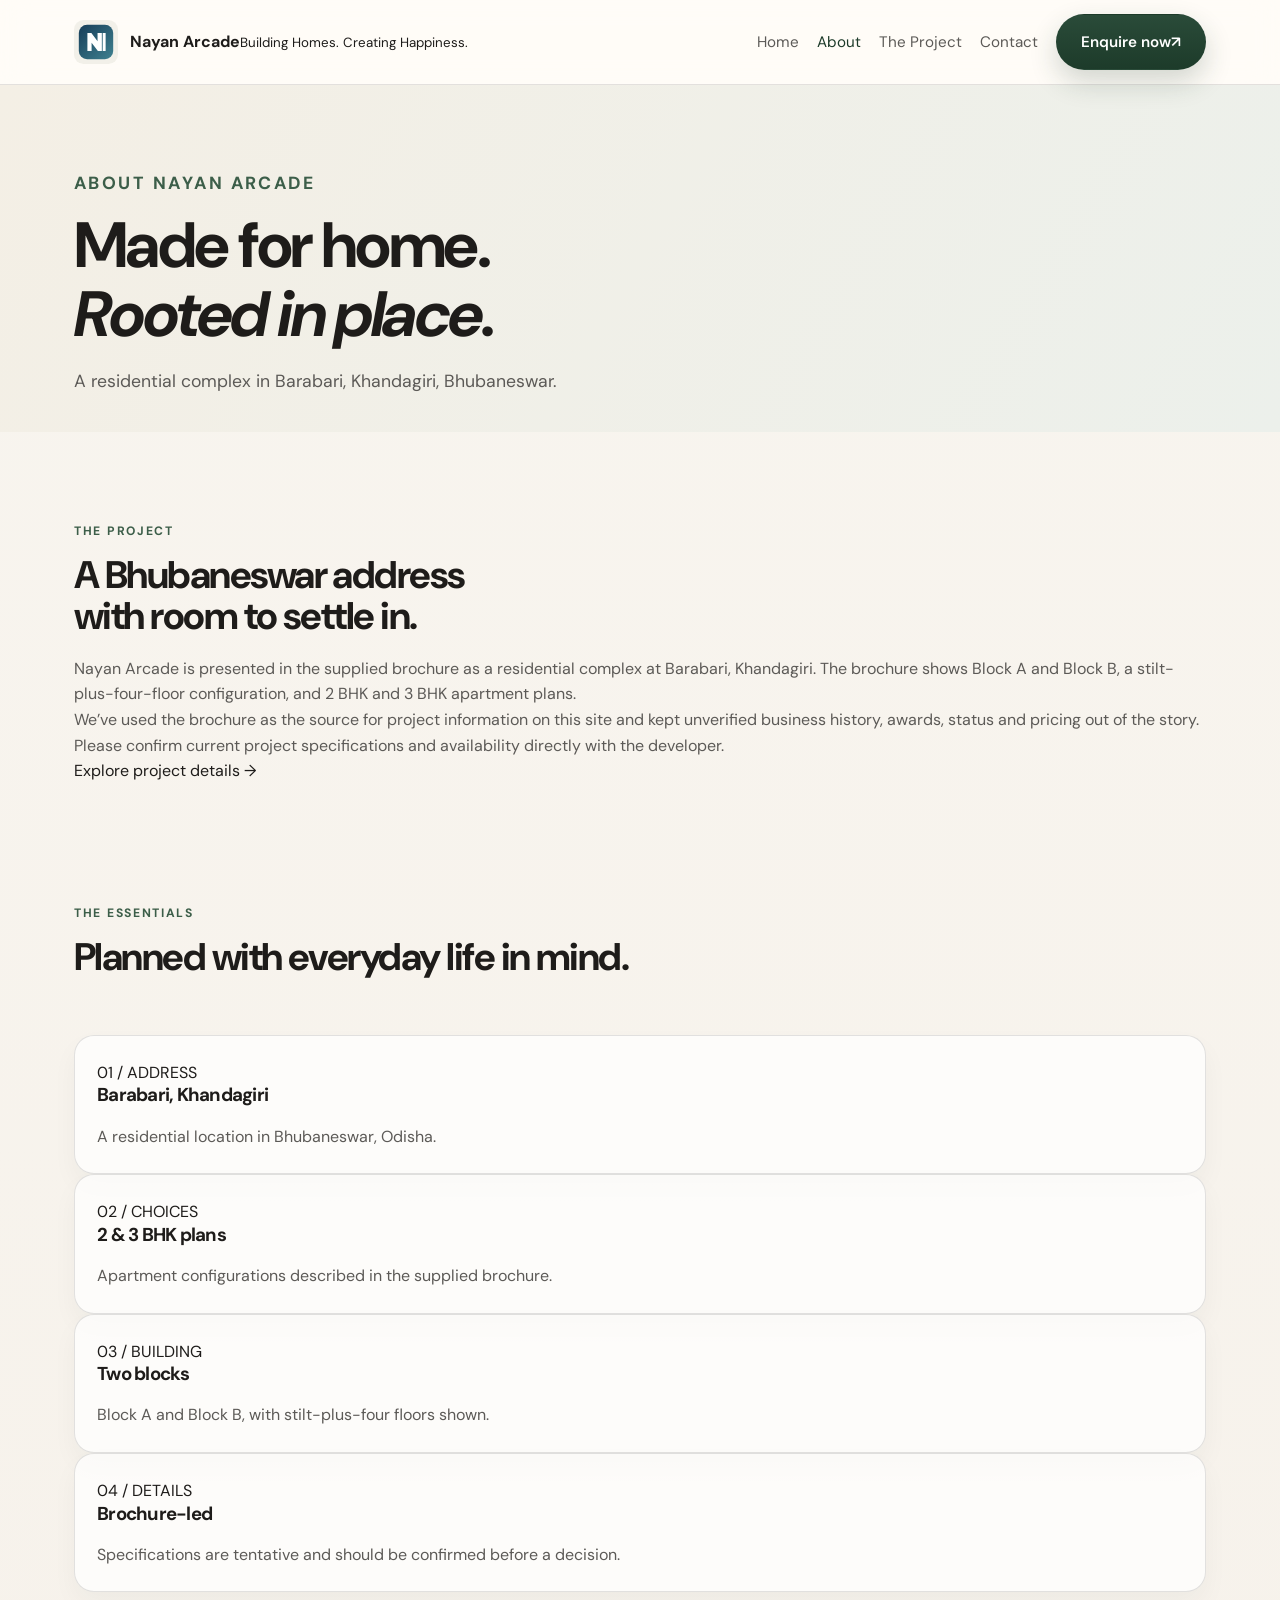
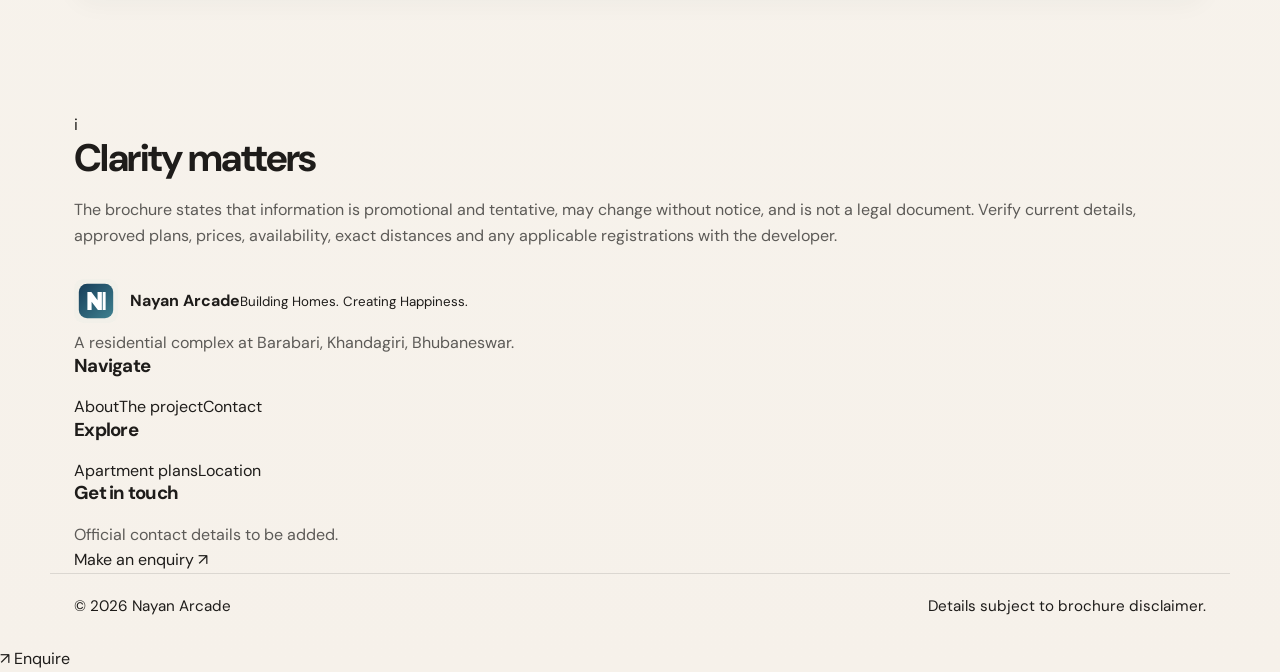
<file: about.html>
<!doctype html>
<html lang="en"><head><meta charset="utf-8"><meta name="viewport" content="width=device-width, initial-scale=1"><meta name="theme-color" content="#173D59"><title>About Nayan Arcade | Bhubaneswar</title><meta name="description" content="Learn about Nayan Arcade, a residential complex at Barabari, Khandagiri, Bhubaneswar, with brochure-listed 2 BHK and 3 BHK plans."><link rel="preconnect" href="https://fonts.googleapis.com"><link rel="preconnect" href="https://fonts.gstatic.com" crossorigin><link href="https://fonts.googleapis.com/css2?family=DM+Sans:wght@400;500;600;700&amp;family=Playfair+Display:wght@500;600;700&amp;display=swap" rel="stylesheet"><link rel="stylesheet" href="css/style.css"><link rel="stylesheet" href="css/responsive.css"><link rel="icon" href="assets/favicon.svg" type="image/svg+xml"></head>
<body><a class="skip-link" href="#main">Skip to content</a><header class="site-header"><div class="container nav-wrap"><a class="brand" href="index.html"><img src="assets/favicon.svg" alt="" width="44" height="44"><span><strong>Nayan Arcade</strong><small>Building Homes. Creating Happiness.</small></span></a><button class="nav-toggle" type="button" aria-label="Open navigation" aria-expanded="false"><span></span><span></span><span></span></button><nav class="site-nav" aria-label="Main navigation"><a href="index.html">Home</a><a class="active" href="about.html">About</a><a href="projects.html">The Project</a><a href="contact.html">Contact</a><a class="btn btn-primary nav-cta" href="contact.html#enquiry">Enquire now <span>↗</span></a></nav></div></header><main id="main"><section class="page-hero"><div class="container narrow"><p class="eyebrow">About Nayan Arcade</p><h1>Made for home.<br><em>Rooted in place.</em></h1><p class="page-lede">A residential complex in Barabari, Khandagiri, Bhubaneswar.</p></div></section><section class="section"><div class="container about-story"><p class="eyebrow">The project</p><h2>A Bhubaneswar address<br>with room to settle in.</h2><div><p>Nayan Arcade is presented in the supplied brochure as a residential complex at Barabari, Khandagiri. The brochure shows Block A and Block B, a stilt-plus-four-floor configuration, and 2 BHK and 3 BHK apartment plans.</p><p>We’ve used the brochure as the source for project information on this site and kept unverified business history, awards, status and pricing out of the story. Please confirm current project specifications and availability directly with the developer.</p><a class="under-link" href="project-details.html">Explore project details <span>→</span></a></div></div></section><section class="section alt-bg"><div class="container"><div class="section-heading"><div><p class="eyebrow">The essentials</p><h2>Planned with everyday life in mind.</h2></div></div><div class="feature-grid"><article class="info-card"><span class="card-number">01 / ADDRESS</span><h3>Barabari, Khandagiri</h3><p>A residential location in Bhubaneswar, Odisha.</p></article><article class="info-card"><span class="card-number">02 / CHOICES</span><h3>2 &amp; 3 BHK plans</h3><p>Apartment configurations described in the supplied brochure.</p></article><article class="info-card"><span class="card-number">03 / BUILDING</span><h3>Two blocks</h3><p>Block A and Block B, with stilt-plus-four floors shown.</p></article><article class="info-card"><span class="card-number">04 / DETAILS</span><h3>Brochure-led</h3><p>Specifications are tentative and should be confirmed before a decision.</p></article></div></div></section><section class="section"><div class="container notice-panel"><span class="notice-symbol">i</span><div><h2>Clarity matters</h2><p>The brochure states that information is promotional and tentative, may change without notice, and is not a legal document. Verify current details, approved plans, prices, availability, exact distances and any applicable registrations with the developer.</p></div></div></section></main><footer class="site-footer"><div class="container footer-main"><div class="footer-brand"><a class="brand brand-inverse" href="index.html"><img src="assets/favicon.svg" alt="" width="44" height="44"><span><strong>Nayan Arcade</strong><small>Building Homes. Creating Happiness.</small></span></a><p>A residential complex at Barabari, Khandagiri, Bhubaneswar.</p></div><div><h3>Navigate</h3><a href="about.html">About</a><a href="projects.html">The project</a><a href="contact.html">Contact</a></div><div><h3>Explore</h3><a href="project-details.html#configurations">Apartment plans</a><a href="project-details.html#location">Location</a></div><div><h3>Get in touch</h3><p>Official contact details to be added.</p><a href="contact.html#enquiry">Make an enquiry ↗</a></div></div><div class="container footer-bottom"><span>© <span id="year"></span> Nayan Arcade</span><span>Details subject to brochure disclaimer.</span></div></footer><a class="whatsapp-float" href="contact.html#enquiry" aria-label="Go to enquiry details"><span aria-hidden="true">↗</span> Enquire</a><script src="js/main.js"></script></body></html>
</file>
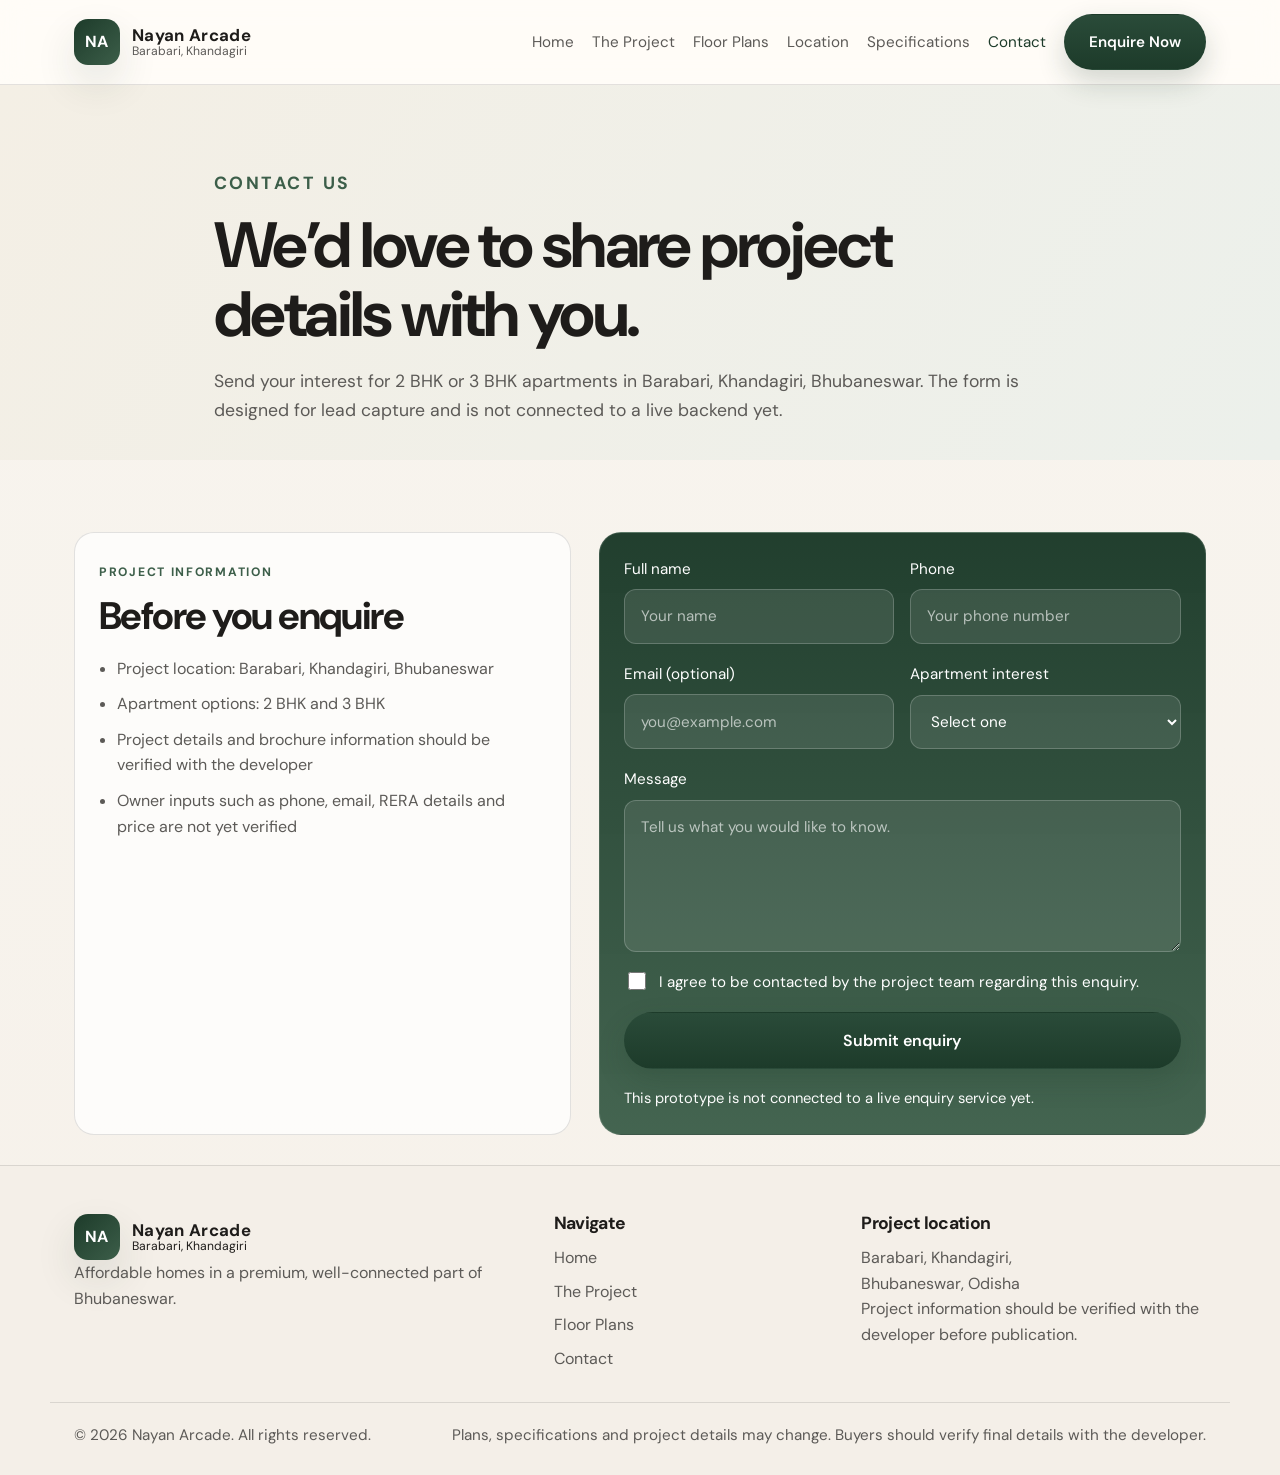
<file: contact.html>
<!doctype html>
<html lang="en">
  <head>
    <meta charset="utf-8">
    <meta name="viewport" content="width=device-width, initial-scale=1">
    <meta name="theme-color" content="#1d3b2a">
    <title>Contact Nayan Arcade | Enquire About 2 & 3 BHK Apartments</title>
    <meta name="description" content="Contact Nayan Arcade for apartment enquiries, site visit requests and brochure details for 2 BHK and 3 BHK homes in Barabari, Khandagiri, Bhubaneswar.">
    <link rel="preconnect" href="https://fonts.googleapis.com">
    <link rel="preconnect" href="https://fonts.gstatic.com" crossorigin>
    <link href="https://fonts.googleapis.com/css2?family=DM+Sans:wght@400;500;600;700&family=Cormorant+Garamond:wght@500;600;700&display=swap" rel="stylesheet">
    <link rel="stylesheet" href="css/style.css">
    <link rel="stylesheet" href="css/responsive.css">
    <link rel="icon" href="assets/favicon.svg" type="image/svg+xml">
  </head>
  <body>
    <a class="skip-link" href="#main">Skip to content</a>

    <header class="site-header">
      <div class="container nav-wrap">
        <a class="brand" href="index.html" aria-label="Nayan Arcade home">
          <span class="brand-mark" aria-hidden="true">NA</span>
          <span class="brand-copy">
            <strong>Nayan Arcade</strong>
            <small>Barabari, Khandagiri</small>
          </span>
        </a>

        <button class="nav-toggle" type="button" aria-label="Open navigation" aria-expanded="false">
          <span></span><span></span><span></span>
        </button>

        <nav class="site-nav" aria-label="Main navigation">
          <a href="index.html">Home</a>
          <a href="project-details.html#project">The Project</a>
          <a href="project-details.html#plans">Floor Plans</a>
          <a href="project-details.html#location">Location</a>
          <a href="project-details.html#specifications">Specifications</a>
          <a class="active" href="contact.html#enquiry">Contact</a>
          <a class="btn btn-primary nav-cta" href="contact.html#enquiry">Enquire Now</a>
        </nav>
      </div>
    </header>

    <main id="main" class="subpage-main">
      <section class="page-hero contact-hero" id="enquiry">
        <div class="container page-hero-inner reveal reveal-up">
          <p class="eyebrow">Contact us</p>
          <h1>We’d love to share project details with you.</h1>
          <p>Send your interest for 2 BHK or 3 BHK apartments in Barabari, Khandagiri, Bhubaneswar. The form is designed for lead capture and is not connected to a live backend yet.</p>
        </div>
      </section>

      <section class="section contact-grid reveal-group">
        <div class="container contact-layout">
          <div class="contact-card reveal reveal-up">
            <p class="eyebrow">Project information</p>
            <h2>Before you enquire</h2>
            <ul class="contact-list">
              <li>Project location: Barabari, Khandagiri, Bhubaneswar</li>
              <li>Apartment options: 2 BHK and 3 BHK</li>
              <li>Project details and brochure information should be verified with the developer</li>
              <li>Owner inputs such as phone, email, RERA details and price are not yet verified</li>
            </ul>
          </div>

          <form class="lead-form contact-form reveal reveal-up" data-delay="80" data-form="lead-form" novalidate>
            <div class="field-row">
              <label>
                Full name
                <input type="text" name="name" required placeholder="Your name">
              </label>
              <label>
                Phone
                <input type="tel" name="phone" required placeholder="Your phone number">
              </label>
            </div>

            <div class="field-row">
              <label>
                Email (optional)
                <input type="email" name="email" placeholder="you@example.com">
              </label>
              <label>
                Apartment interest
                <select name="interest" aria-label="Apartment interest">
                  <option value="">Select one</option>
                  <option>2 BHK</option>
                  <option>3 BHK</option>
                  <option>Not sure</option>
                </select>
              </label>
            </div>

            <label>
              Message
              <textarea name="message" rows="5" placeholder="Tell us what you would like to know."></textarea>
            </label>

            <div class="consent-box">
              <input type="checkbox" id="consent-contact" name="consent" required>
              <label for="consent-contact">I agree to be contacted by the project team regarding this enquiry.</label>
            </div>

            <button class="btn btn-primary" type="submit">Submit enquiry</button>
            <p class="form-note" aria-live="polite">This prototype is not connected to a live enquiry service yet.</p>
          </form>
        </div>
      </section>
    </main>

    <footer class="premium-footer">
      <div class="container premium-footer-grid">
        <div>
          <a class="brand brand-inverse" href="index.html" aria-label="Nayan Arcade home">
            <span class="brand-mark" aria-hidden="true">NA</span>
            <span class="brand-copy"><strong>Nayan Arcade</strong><small>Barabari, Khandagiri</small></span>
          </a>
          <p>Affordable homes in a premium, well-connected part of Bhubaneswar.</p>
        </div>

        <div>
          <h3>Navigate</h3>
          <ul>
            <li><a href="index.html">Home</a></li>
            <li><a href="project-details.html#project">The Project</a></li>
            <li><a href="project-details.html#plans">Floor Plans</a></li>
            <li><a href="contact.html#enquiry">Contact</a></li>
          </ul>
        </div>

        <div>
          <h3>Project location</h3>
          <p>Barabari, Khandagiri,<br>Bhubaneswar, Odisha</p>
          <p>Project information should be verified with the developer before publication.</p>
        </div>
      </div>

      <div class="container footer-bottom">
        <p>© <span id="year"></span> Nayan Arcade. All rights reserved.</p>
        <p>Plans, specifications and project details may change. Buyers should verify final details with the developer.</p>
      </div>
    </footer>

    <script src="js/main.js"></script>
  </body>
</html>
</file>
<file: css/style.css>
/* Premium homepage direction and brand palette */
:root {
  --forest-900: #1d3b2a;
  --forest-800: #2a4b39;
  --forest-700: #3c5e49;
  --olive-500: #7b8b56;
  --sand-200: #f4efe5;
  --sand-100: #faf6f0;
  --ivory: #fffdf9;
  --charcoal: #1e1c1a;
  --muted: #5c5a57;
  --line: rgba(30, 28, 26, 0.12);
  --shadow: 0 18px 40px rgba(29, 59, 42, 0.12);
  --radius-xl: 28px;
  --radius-lg: 20px;
  --radius-md: 14px;
  --container: 1180px;
}

* { box-sizing: border-box; }

html { scroll-behavior: smooth; }

body {
  margin: 0;
  font-family: "DM Sans", Arial, sans-serif;
  background: linear-gradient(180deg, #f8f5ef 0%, #f6f1ea 100%);
  color: var(--charcoal);
  line-height: 1.6;
}

a { color: inherit; text-decoration: none; }
img { max-width: 100%; display: block; }
button, input, select, textarea { font: inherit; }

.container {
  max-width: var(--container);
  margin: 0 auto;
  padding: 0 24px;
}

.skip-link {
  position: absolute;
  left: 16px;
  top: -48px;
  z-index: 100;
  background: var(--forest-900);
  color: #fff;
  padding: 10px 14px;
  border-radius: 8px;
}

.skip-link:focus { top: 12px; }

.site-header {
  position: sticky;
  top: 0;
  z-index: 50;
  background: rgba(255, 253, 249, 0.88);
  backdrop-filter: blur(14px);
  border-bottom: 1px solid var(--line);
}

.nav-wrap {
  display: flex;
  align-items: center;
  justify-content: space-between;
  min-height: 84px;
  gap: 20px;
}

.brand {
  display: inline-flex;
  align-items: center;
  gap: 12px;
  min-width: 0;
}

.brand-mark {
  display: inline-flex;
  align-items: center;
  justify-content: center;
  width: 46px;
  height: 46px;
  border-radius: 14px;
  background: linear-gradient(135deg, var(--forest-900), var(--forest-700));
  color: #fff;
  font-weight: 700;
  letter-spacing: 0.06em;
  box-shadow: var(--shadow);
}

.brand-copy {
  display: flex;
  flex-direction: column;
  line-height: 1.1;
}

.brand-copy strong {
  font-size: 1.05rem;
  letter-spacing: 0.02em;
}

.brand-copy small {
  color: var(--muted);
  font-size: 0.76rem;
}

.site-nav {
  display: flex;
  align-items: center;
  gap: 18px;
  font-size: 0.95rem;
  color: var(--muted);
}

.site-nav a {
  transition: color 0.2s ease;
}

.site-nav a:hover,
.site-nav a:focus-visible,
.site-nav a.active {
  color: var(--forest-900);
}

.nav-toggle {
  display: none;
  background: transparent;
  border: 0;
  padding: 0;
  width: 46px;
  height: 46px;
  border-radius: 12px;
  position: relative;
  cursor: pointer;
}

.nav-toggle span {
  display: block;
  height: 2px;
  background: var(--forest-900);
  border-radius: 999px;
  margin: 7px auto;
  width: 24px;
}

.btn {
  display: inline-flex;
  align-items: center;
  justify-content: center;
  border-radius: 999px;
  font-weight: 600;
  transition: transform 0.22s ease, box-shadow 0.22s ease, background 0.22s ease, border-color 0.22s ease;
  border: 1px solid transparent;
  padding: 0.9rem 1.5rem;
  cursor: pointer;
  position: relative;
  overflow: hidden;
}

.btn::after {
  content: "";
  position: absolute;
  inset: 0;
  background: linear-gradient(120deg, rgba(255,255,255,0.24), rgba(255,255,255,0));
  transform: translateX(-100%);
  transition: transform 0.5s ease;
}

.btn:hover::after,
.btn:focus-visible::after {
  transform: translateX(100%);
}

.btn:hover,
.btn:focus-visible {
  transform: translateY(-1px);
}

.btn-primary {
  background: linear-gradient(180deg, var(--forest-800), var(--forest-900));
  color: #fff;
  box-shadow: 0 12px 28px rgba(29, 59, 42, 0.2);
}

.btn-secondary {
  background: rgba(255,255,255,0.4);
  border-color: rgba(29, 59, 42, 0.18);
  color: var(--forest-900);
}

.eyebrow {
  margin: 0 0 14px;
  color: var(--forest-700);
  font-size: 0.76rem;
  letter-spacing: 0.14em;
  text-transform: uppercase;
  font-weight: 700;
}

h1, h2, h3 {
  margin: 0 0 18px;
  color: var(--charcoal);
  line-height: 1.08;
  letter-spacing: -0.04em;
}

h1 {
  font-size: clamp(3.1rem, 5vw, 5.2rem);
  margin-bottom: 18px;
}

h1 span { display: inline-block; color: var(--forest-800); }

h2 {
  font-size: clamp(2.1rem, 3vw, 3.3rem);
}

p {
  margin: 0;
  color: var(--muted);
}

.premium-hero {
  position: relative;
  padding: 72px 0 36px;
  background: radial-gradient(circle at top left, rgba(123, 139, 86, 0.18), transparent 28%), linear-gradient(120deg, #faf8f2 0%, #f3efe4 28%, #ecf0eb 100%);
}

.premium-hero::after {
  content: "";
  position: absolute;
  inset: auto 0 -2px 0;
  height: 68px;
  background: linear-gradient(180deg, rgba(250,246,240,0), rgba(250,246,240,1));
}

.premium-hero-grid {
  display: grid;
  grid-template-columns: 0.95fr 1.05fr;
  align-items: center;
  gap: 54px;
}

.premium-hero-copy {
  position: relative;
  z-index: 1;
}

.premium-lede {
  max-width: 590px;
  font-size: 1.18rem;
  line-height: 1.7;
  color: var(--muted);
}

.hero-actions {
  display: flex;
  flex-wrap: wrap;
  align-items: center;
  gap: 16px;
  margin-top: 28px;
}

.premium-trust-line {
  display: inline-flex;
  align-items: center;
  gap: 10px;
  margin-top: 26px;
  background: rgba(255,255,255,0.7);
  border: 1px solid rgba(29, 59, 42, 0.08);
  border-radius: 999px;
  padding: 12px 16px;
  color: var(--forest-900);
  box-shadow: 0 10px 20px rgba(29, 59, 42, 0.05);
}

.trust-check {
  display: inline-flex;
  align-items: center;
  justify-content: center;
  width: 24px;
  height: 24px;
  border-radius: 50%;
  background: rgba(59, 94, 72, 0.12);
  font-weight: 700;
}

.premium-hero-image {
  position: relative;
  margin: 0;
  padding: 0;
  border-radius: var(--radius-xl);
  overflow: hidden;
  box-shadow: var(--shadow);
  border: 1px solid rgba(29, 59, 42, 0.08);
  background: #dfe7df;
  transform: perspective(1200px) rotateX(0deg) rotateY(0deg);
  transition: transform 0.5s ease, box-shadow 0.5s ease;
}

.premium-hero-image:hover {
  transform: perspective(1200px) rotateX(1.2deg) rotateY(-1deg) translateY(-4px);
  box-shadow: 0 28px 48px rgba(29, 59, 42, 0.18);
}

.premium-hero-image img {
  width: 100%;
  height: 620px;
  object-fit: cover;
  transform: scale(1.02);
  transition: transform 1.2s ease;
}

.premium-hero-image:hover img {
  transform: scale(1.06);
}

.premium-hero-image figcaption {
  position: absolute;
  left: 18px;
  right: 18px;
  bottom: 18px;
  display: flex;
  align-items: center;
  gap: 12px;
  padding: 14px 16px;
  border-radius: 18px;
  background: rgba(14, 24, 19, 0.6);
  backdrop-filter: blur(10px);
  color: #fff;
}

.image-caption-mark {
  display: inline-flex;
  align-items: center;
  justify-content: center;
  width: 40px;
  height: 40px;
  border-radius: 12px;
  background: rgba(255,255,255,0.12);
  border: 1px solid rgba(255,255,255,0.15);
  font-weight: 700;
}

.premium-hero-image figcaption small,
.premium-hero-image figcaption strong {
  display: block;
  color: #fff;
}

.premium-hero-image figcaption small {
  opacity: 0.8;
  font-size: 0.72rem;
  letter-spacing: 0.08em;
  text-transform: uppercase;
}

.premium-facts {
  margin-top: 44px;
  display: grid;
  grid-template-columns: repeat(4, minmax(0, 1fr));
  gap: 18px;
  padding-bottom: 52px;
}

.premium-facts > div {
  display: flex;
  align-items: center;
  gap: 14px;
  padding: 18px 20px;
  border-radius: 18px;
  background: rgba(255,255,255,0.7);
  border: 1px solid rgba(29, 59, 42, 0.08);
  transition: transform 0.28s ease, box-shadow 0.28s ease;
}

.premium-facts > div:hover {
  transform: translateY(-3px);
  box-shadow: 0 16px 26px rgba(29, 59, 42, 0.06);
}

.fact-icon {
  display: inline-flex;
  align-items: center;
  justify-content: center;
  width: 42px;
  height: 42px;
  border-radius: 14px;
  background: rgba(123, 139, 86, 0.14);
  color: var(--forest-900);
  font-size: 1.3rem;
}

.premium-facts strong,
.premium-facts small { display: block; }
.premium-facts strong { color: var(--charcoal); font-size: 1.02rem; }
.premium-facts small { color: var(--muted); font-size: 0.78rem; }

.premium-intro { padding: 90px 0 30px; }
.premium-intro-grid {
  display: grid;
  grid-template-columns: 0.9fr 1.1fr;
  gap: 28px;
  align-items: center;
}

.section { padding: 90px 0 30px; }

.section-heading {
  display: flex;
  align-items: end;
  justify-content: space-between;
  gap: 24px;
  margin-bottom: 38px;
}

.section-note { max-width: 500px; line-height: 1.7; }

.premium-plan-grid { display: grid; grid-template-columns: repeat(3, minmax(0,1fr)); gap: 24px; }

.premium-plan-card {
  background: rgba(255,255,255,0.72);
  border: 1px solid var(--line);
  border-radius: var(--radius-lg);
  padding: 28px 24px;
  box-shadow: 0 12px 26px rgba(29, 59, 42, 0.04);
  transition: transform 0.28s ease, box-shadow 0.28s ease, border-color 0.28s ease;
}

.premium-plan-card:hover {
  transform: translateY(-4px);
  box-shadow: 0 22px 40px rgba(29,59,42,0.08);
  border-color: rgba(29,59,42,0.18);
}

.plan-featured {
  background: linear-gradient(180deg, rgba(29,59,42,0.96), rgba(60,94,73,0.96));
  color: #fff;
}

.plan-featured h3,
.plan-featured p,
.plan-featured .plan-counter,
.plan-featured a { color: #fff; }

.plan-counter {
  display: block;
  font-size: 0.82rem;
  letter-spacing: 0.14em;
  text-transform: uppercase;
  color: var(--forest-700);
  margin-bottom: 20px;
}

.plan-bhk {
  display: flex;
  align-items: end;
  gap: 8px;
  font-size: clamp(2.8rem, 4vw, 3.4rem);
  line-height: 1;
  margin-bottom: 18px;
  color: var(--forest-900);
  font-weight: 700;
}

.plan-featured .plan-bhk { color: #fff; }
.plan-bhk span {
  font-size: 0.9rem;
  letter-spacing: 0.08em;
  text-transform: uppercase;
  margin-bottom: 8px;
}

.premium-plan-card h3 {
  margin-bottom: 12px;
  font-size: 1.5rem;
  letter-spacing: -0.03em;
}

.premium-plan-card p { margin-bottom: 18px; }
.premium-plan-card a { color: var(--forest-900); font-weight: 600; }

.premium-location { padding-top: 100px; }
.premium-location-grid {
  display: grid;
  grid-template-columns: 0.9fr 1.1fr;
  gap: 40px;
  align-items: start;
}

.premium-distance-card {
  background: rgba(255,255,255,0.7);
  border: 1px solid var(--line);
  border-radius: var(--radius-lg);
  box-shadow: 0 18px 32px rgba(29,59,42,0.06);
  padding: 26px 26px 10px;
}

.distance-card-head {
  display: flex;
  justify-content: space-between;
  gap: 18px;
  padding-bottom: 14px;
  font-size: 0.82rem;
  letter-spacing: 0.09em;
  text-transform: uppercase;
  color: var(--forest-700);
  font-weight: 700;
}

.distance-list {
  list-style: none;
  padding: 0;
  margin: 0;
  display: grid;
  gap: 0;
}

.distance-list li {
  display: flex;
  justify-content: space-between;
  gap: 16px;
  padding: 11px 0;
  border-top: 1px solid var(--line);
  color: var(--charcoal);
}

.distance-list strong { color: var(--forest-900); font-weight: 700; }
.distance-footnote {
  margin-top: 12px;
  padding-top: 12px;
  border-top: 1px solid var(--line);
  font-size: 0.9rem;
}

.premium-feature-grid {
  display: grid;
  grid-template-columns: repeat(4, minmax(0,1fr));
  gap: 22px;
}

.premium-feature-grid article {
  background: rgba(255,255,255,0.72);
  border: 1px solid var(--line);
  border-radius: var(--radius-lg);
  padding: 24px 20px;
  transition: transform 0.28s ease, box-shadow 0.28s ease;
}

.premium-feature-grid article:hover {
  transform: translateY(-4px);
  box-shadow: 0 18px 30px rgba(29,59,42,0.06);
}

.premium-feature-grid span {
  display: inline-block;
  margin-bottom: 14px;
  font-size: 0.8rem;
  letter-spacing: 0.14em;
  text-transform: uppercase;
  color: var(--forest-700);
  font-weight: 700;
}

.premium-feature-grid h3 { font-size: 1.35rem; margin-bottom: 10px; }
.section-cta-row { display: flex; justify-content: center; margin-top: 30px; }

.premium-gallery { padding-bottom: 30px; }
.gallery-grid { display: grid; grid-template-columns: repeat(3, minmax(0,1fr)); gap: 24px; }
.gallery-card {
  background: rgba(255,255,255,0.7);
  border: 1px solid var(--line);
  border-radius: var(--radius-lg);
  overflow: hidden;
  box-shadow: 0 16px 28px rgba(29,59,42,0.04);
  transition: transform 0.28s ease, box-shadow 0.28s ease;
}
.gallery-card:hover {
  transform: translateY(-4px);
  box-shadow: 0 22px 36px rgba(29,59,42,0.08);
}
.gallery-card img { width: 100%; height: 340px; object-fit: cover; }
.gallery-card figcaption { padding: 16px 18px 20px; color: var(--charcoal); font-weight: 600; }

.premium-enquiry { padding: 90px 0 100px; }
.premium-enquiry-inner {
  display: grid;
  grid-template-columns: 0.85fr 1.15fr;
  gap: 30px;
  padding: 34px 32px;
  border-radius: var(--radius-xl);
  background: linear-gradient(135deg, rgba(29,59,42,0.98), rgba(60,94,73,0.96));
  box-shadow: var(--shadow);
}
.enquiry-copy h2, .enquiry-copy p, .enquiry-copy .eyebrow { color: #fff; }

.lead-form {
  background: rgba(255,255,255,0.08);
  border: 1px solid rgba(255,255,255,0.12);
  border-radius: 22px;
  padding: 24px;
  display: grid;
  gap: 18px;
}

.field-row { display: grid; grid-template-columns: repeat(2, minmax(0,1fr)); gap: 16px; }
label {
  display: grid;
  gap: 8px;
  color: #fff;
  font-size: 0.95rem;
}
input, select, textarea {
  width: 100%;
  border-radius: 12px;
  border: 1px solid rgba(255,255,255,0.2);
  background: rgba(255,255,255,0.1);
  padding: 0.9rem 1rem;
  color: #fff;
}
input::placeholder, textarea::placeholder { color: rgba(255,255,255,0.63); }
select option { color: var(--charcoal); }
textarea { resize: vertical; min-height: 122px; }

.consent-box { display: flex; align-items: flex-start; gap: 10px; color: rgba(255,255,255,0.8); }
.consent-box input { width: 18px; height: 18px; margin-top: 2px; }
.form-note { color: rgba(255,255,255,0.8); font-size: 0.92rem; }

.premium-footer { background: #f4efe8; border-top: 1px solid var(--line); }
.premium-footer-grid {
  display: grid;
  grid-template-columns: 1.3fr 0.8fr 1fr;
  gap: 32px;
  padding-top: 48px;
  padding-bottom: 30px;
}
.premium-footer h3 { font-size: 1.1rem; margin-bottom: 12px; }
.premium-footer ul {
  list-style: none; padding: 0; margin: 0; display: grid; gap: 8px;
}
.premium-footer p, .premium-footer li, .premium-footer a { color: var(--muted); }
.brand-inverse .brand-copy strong, .brand-inverse .brand-copy small { color: var(--charcoal); }

.footer-bottom {
  display: flex;
  justify-content: space-between;
  gap: 18px;
  padding-top: 20px;
  padding-bottom: 28px;
  border-top: 1px solid var(--line);
  font-size: 0.95rem;
}

.premium-float-cta {
  position: fixed;
  right: 20px;
  bottom: 22px;
  z-index: 60;
  background: linear-gradient(180deg, var(--forest-800), var(--forest-900));
  color: #fff;
  font-weight: 700;
  padding: 0.95rem 1.3rem;
  border-radius: 999px;
  box-shadow: var(--shadow);
  transition: transform 0.2s ease, box-shadow 0.2s ease;
}
.premium-float-cta:hover,
.premium-float-cta:focus-visible { transform: translateY(-2px); }

.page-hero {
  padding-top: 84px;
  padding-bottom: 36px;
  background: linear-gradient(120deg, rgba(244,239,229,1), rgba(236,240,235,1));
}
.page-hero-inner { max-width: 900px; }
.page-hero p { font-size: 1.1rem; }
.subpage-main .section { padding-top: 72px; }

.info-grid { display: grid; grid-template-columns: repeat(3, minmax(0,1fr)); gap: 24px; }
.info-card {
  background: rgba(255,255,255,0.72);
  border: 1px solid var(--line);
  border-radius: var(--radius-lg);
  padding: 24px 22px;
  box-shadow: 0 12px 26px rgba(29,59,42,0.04);
  transition: transform 0.28s ease, box-shadow 0.28s ease;
}
.info-card:hover { transform: translateY(-4px); box-shadow: 0 18px 28px rgba(29,59,42,0.08); }
.info-badge {
  display: inline-block;
  margin-bottom: 12px;
  font-size: 0.74rem;
  letter-spacing: 0.12em;
  text-transform: uppercase;
  color: var(--forest-700);
  font-weight: 700;
}

.detail-location, .specification-block { padding-top: 100px; }
.spec-grid { display: grid; grid-template-columns: repeat(2, minmax(0,1fr)); gap: 22px; }
.spec-card {
  background: rgba(255,255,255,0.7);
  border: 1px solid var(--line);
  border-radius: var(--radius-lg);
  padding: 24px;
  transition: transform 0.28s ease, box-shadow 0.28s ease;
}
.spec-card:hover { transform: translateY(-3px); box-shadow: 0 16px 28px rgba(29,59,42,0.06); }
.spec-card ul { padding-left: 1.2rem; margin: 0; color: var(--muted); }
.spec-card li + li { margin-top: 10px; }

.contact-layout { display: grid; grid-template-columns: 0.9fr 1.1fr; gap: 28px; }
.contact-card {
  background: rgba(255,255,255,0.72);
  border: 1px solid var(--line);
  border-radius: var(--radius-lg);
  padding: 30px 24px;
}
.contact-list { margin: 0; padding-left: 1.1rem; color: var(--muted); display: grid; gap: 10px; }
.contact-form { background: linear-gradient(180deg, rgba(29,59,42,0.98), rgba(60,94,73,0.96)); border-color: rgba(255,255,255,0.12); }
.contact-form label, .contact-form .form-note, .contact-form .consent-box { color: #fff; }
button:focus-visible, a:focus-visible, input:focus-visible, select:focus-visible, textarea:focus-visible {
  outline: 3px solid rgba(123, 139, 86, 0.7);
  outline-offset: 3px;
}

.reveal {
  opacity: 0;
  transform: translateY(23px);
  transition: opacity 0.8s ease, transform 0.8s cubic-bezier(.2,.7,.2,1);
  transition-delay: var(--reveal-delay, 0ms);
}

.reveal.is-visible {
  opacity: 1;
  transform: translateY(0);
}

.reveal-up[data-delay="80"] { --reveal-delay: 80ms; }
.reveal-up[data-delay="120"] { --reveal-delay: 120ms; }
.reveal-up[data-delay="140"] { --reveal-delay: 140ms; }
.reveal-up[data-delay="160"] { --reveal-delay: 160ms; }
.reveal-up[data-delay="180"] { --reveal-delay: 180ms; }
.reveal-up[data-delay="200"] { --reveal-delay: 200ms; }
.reveal-up[data-delay="220"] { --reveal-delay: 220ms; }

@media (prefers-reduced-motion: reduce) {
  html { scroll-behavior: auto; }
  *, *::before, *::after {
    transition: none !important;
    animation: none !important;
  }
  .reveal {
    opacity: 1;
    transform: none;
  }
}
</file>
<file: css/responsive.css>
@media (max-width: 980px) {
  .premium-hero-grid,
  .premium-intro-grid,
  .premium-location-grid,
  .premium-enquiry-inner,
  .contact-layout,
  .section-heading,
  .info-grid,
  .premium-footer-grid {
    grid-template-columns: 1fr;
  }

  .section-heading {
    align-items: flex-start;
    display: grid;
  }

  .premium-plan-grid,
  .premium-feature-grid,
  .gallery-grid,
  .spec-grid {
    grid-template-columns: repeat(2, minmax(0, 1fr));
  }

  .premium-facts {
    grid-template-columns: repeat(2, minmax(0, 1fr));
  }

  .site-nav {
    position: absolute;
    left: 24px;
    right: 24px;
    top: calc(100% + 12px);
    display: none;
    flex-direction: column;
    align-items: flex-start;
    background: rgba(255,255,255,0.98);
    padding: 18px 20px;
    border-radius: 18px;
    border: 1px solid var(--line);
    box-shadow: var(--shadow);
  }

  .site-nav.is-open { display: flex; }
  .nav-toggle { display: inline-block; }
  .nav-cta { width: 100%; }
}

@media (max-width: 760px) {
  .premium-hero { padding-top: 54px; }
  .premium-hero-grid,
  .premium-plan-grid,
  .premium-feature-grid,
  .gallery-grid,
  .spec-grid,
  .field-row,
  .premium-facts {
    grid-template-columns: 1fr;
  }

  .hero-actions {
    flex-direction: column;
    align-items: stretch;
  }

  .hero-actions .btn,
  .btn {
    width: 100%;
  }

  .premium-hero-image img { height: 420px; }
  .page-hero { padding-top: 52px; }
  .premium-enquiry-inner { padding: 24px 18px; }
  .lead-form { padding: 18px; }
  .footer-bottom { flex-direction: column; }
}

@media (max-width: 480px) {
  .container { padding: 0 18px; }
  .nav-wrap { min-height: 76px; }
  .brand-copy small { font-size: 0.68rem; }
  .premium-hero-image figcaption {
    left: 10px;
    right: 10px;
    bottom: 10px;
  }
}
</file>
